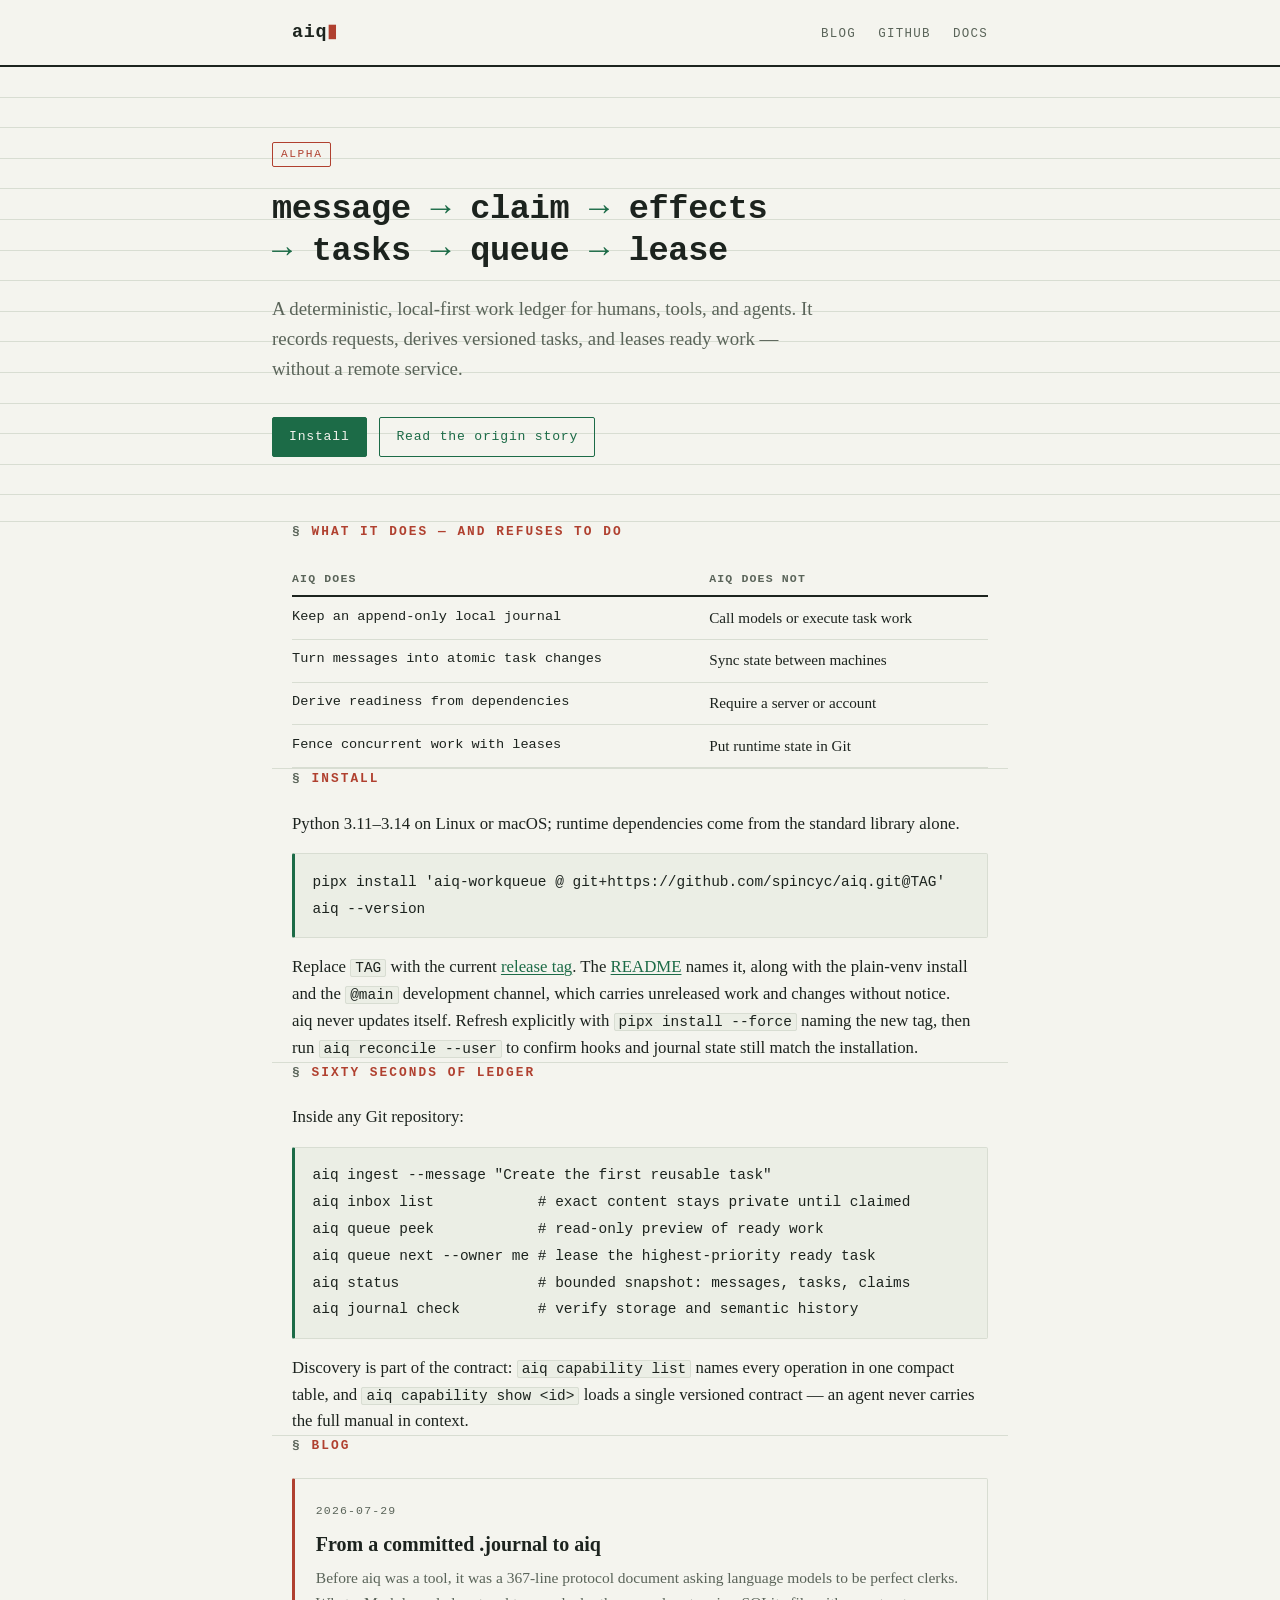
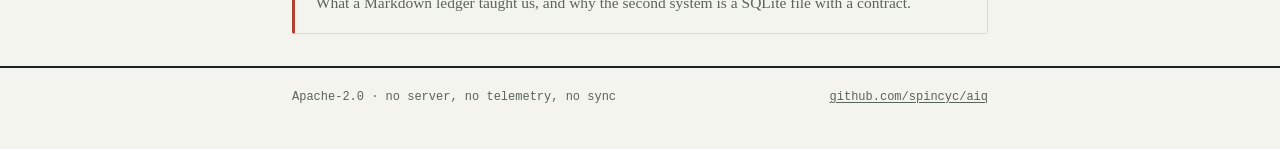
<file: site/index.html>
<!doctype html>
<html lang="en">
<head>
<meta charset="utf-8">
<meta name="viewport" content="width=device-width, initial-scale=1">
<title>aiq — a deterministic, local-first work ledger</title>
<meta name="description" content="aiq records requests, derives versioned tasks, and leases ready work — locally, deterministically, without a server.">
<link rel="stylesheet" href="assets/style.css">
<link rel="icon" href="data:image/svg+xml,<svg xmlns='http://www.w3.org/2000/svg' viewBox='0 0 16 16'><rect width='16' height='16' fill='%231c6b47'/><text x='8' y='12' font-family='monospace' font-size='10' fill='white' text-anchor='middle'>aq</text></svg>">
</head>
<body>

<header class="site">
  <div class="wrap">
    <a class="wordmark" href="./">aiq<span class="cursor">▮</span></a>
    <nav class="site">
      <a href="blog/">Blog</a>
      <a href="https://github.com/spincyc/aiq">GitHub</a>
      <a href="https://github.com/spincyc/aiq/tree/main/docs">Docs</a>
    </nav>
  </div>
</header>

<div class="ruled">
  <div class="wrap hero">
    <span class="alpha">Alpha</span>
    <h1>message <span class="op">→</span> claim <span class="op">→</span> effects <span class="op">→</span> tasks <span class="op">→</span> queue <span class="op">→</span> lease</h1>
    <p class="lede">A deterministic, local-first work ledger for humans, tools,
    and agents. It records requests, derives versioned tasks, and leases ready
    work — without a remote service.</p>
    <div class="cta">
      <a class="btn primary" href="#install">Install</a>
      <a class="btn ghost" href="blog/from-committed-journal-to-aiq.html">Read the origin story</a>
    </div>
  </div>
</div>

<main>
  <section class="wrap">
    <h2>What it does — and refuses to do</h2>
    <div class="tablewrap">
      <table>
        <tr><th>aiq does</th><th>aiq does not</th></tr>
        <tr><td>Keep an append-only local journal</td><td>Call models or execute task work</td></tr>
        <tr><td>Turn messages into atomic task changes</td><td>Sync state between machines</td></tr>
        <tr><td>Derive readiness from dependencies</td><td>Require a server or account</td></tr>
        <tr><td>Fence concurrent work with leases</td><td>Put runtime state in Git</td></tr>
      </table>
    </div>
  </section>

  <section class="wrap" id="install">
    <h2>Install</h2>
    <p>Python 3.11–3.14 on Linux or macOS; runtime dependencies come from the
    standard library alone.</p>
<pre><code>pipx install 'aiq-workqueue @ git+https://github.com/spincyc/aiq.git@TAG'
aiq --version</code></pre>
    <p>Replace <code>TAG</code> with the current
    <a href="https://github.com/spincyc/aiq/releases">release tag</a>. The
    <a href="https://github.com/spincyc/aiq#install">README</a> names it, along
    with the plain-venv install and the <code>@main</code> development channel,
    which carries unreleased work and changes without notice.</p>
    <p>aiq never updates itself. Refresh explicitly with
    <code>pipx install --force</code> naming the new tag, then run
    <code>aiq reconcile --user</code> to confirm hooks and journal state still
    match the installation.</p>
  </section>

  <section class="wrap">
    <h2>Sixty seconds of ledger</h2>
    <p>Inside any Git repository:</p>
<pre><code>aiq ingest --message "Create the first reusable task"
aiq inbox list            # exact content stays private until claimed
aiq queue peek            # read-only preview of ready work
aiq queue next --owner me # lease the highest-priority ready task
aiq status                # bounded snapshot: messages, tasks, claims
aiq journal check         # verify storage and semantic history</code></pre>
    <p>Discovery is part of the contract: <code>aiq capability list</code> names
    every operation in one compact table, and
    <code>aiq capability show &lt;id&gt;</code> loads a single versioned
    contract — an agent never carries the full manual in context.</p>
  </section>

  <section class="wrap">
    <h2>Blog</h2>
    <div class="post-card">
      <span class="date">2026-07-29</span>
      <h3><a href="blog/from-committed-journal-to-aiq.html">From a committed .journal to aiq</a></h3>
      <p>Before aiq was a tool, it was a 367-line protocol document asking
      language models to be perfect clerks. What a Markdown ledger taught us,
      and why the second system is a SQLite file with a contract.</p>
    </div>
  </section>
</main>

<footer class="site">
  <div class="wrap">
    <span>Apache-2.0 · no server, no telemetry, no sync</span>
    <a href="https://github.com/spincyc/aiq">github.com/spincyc/aiq</a>
  </div>
</footer>

</body>
</html>
</file>
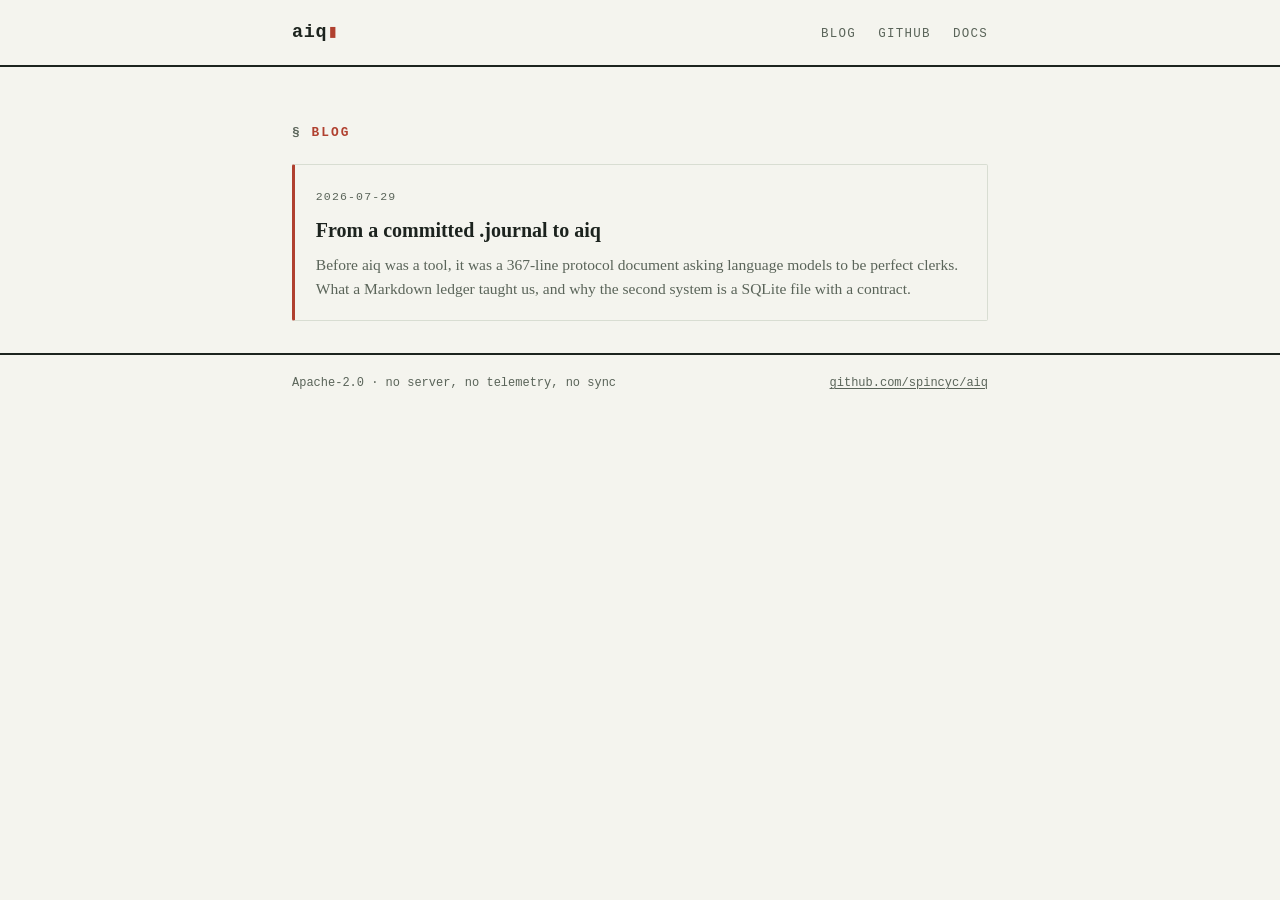
<file: site/blog/index.html>
<!doctype html>
<html lang="en">
<head>
<meta charset="utf-8">
<meta name="viewport" content="width=device-width, initial-scale=1">
<title>Blog — aiq</title>
<meta name="description" content="Notes from building a deterministic, local-first work ledger for agents.">
<link rel="stylesheet" href="../assets/style.css">
<link rel="icon" href="data:image/svg+xml,<svg xmlns='http://www.w3.org/2000/svg' viewBox='0 0 16 16'><rect width='16' height='16' fill='%231c6b47'/><text x='8' y='12' font-family='monospace' font-size='10' fill='white' text-anchor='middle'>aq</text></svg>">
</head>
<body>

<header class="site">
  <div class="wrap">
    <a class="wordmark" href="../">aiq<span class="cursor">▮</span></a>
    <nav class="site">
      <a href="./">Blog</a>
      <a href="https://github.com/spincyc/aiq">GitHub</a>
      <a href="https://github.com/spincyc/aiq/tree/main/docs">Docs</a>
    </nav>
  </div>
</header>

<main>
  <section class="wrap" style="padding-top: 3.5rem;">
    <h2>Blog</h2>
    <div class="post-card">
      <span class="date">2026-07-29</span>
      <h3><a href="from-committed-journal-to-aiq.html">From a committed .journal to aiq</a></h3>
      <p>Before aiq was a tool, it was a 367-line protocol document asking
      language models to be perfect clerks. What a Markdown ledger taught us,
      and why the second system is a SQLite file with a contract.</p>
    </div>
  </section>
</main>

<footer class="site">
  <div class="wrap">
    <span>Apache-2.0 · no server, no telemetry, no sync</span>
    <a href="https://github.com/spincyc/aiq">github.com/spincyc/aiq</a>
  </div>
</footer>

</body>
</html>
</file>
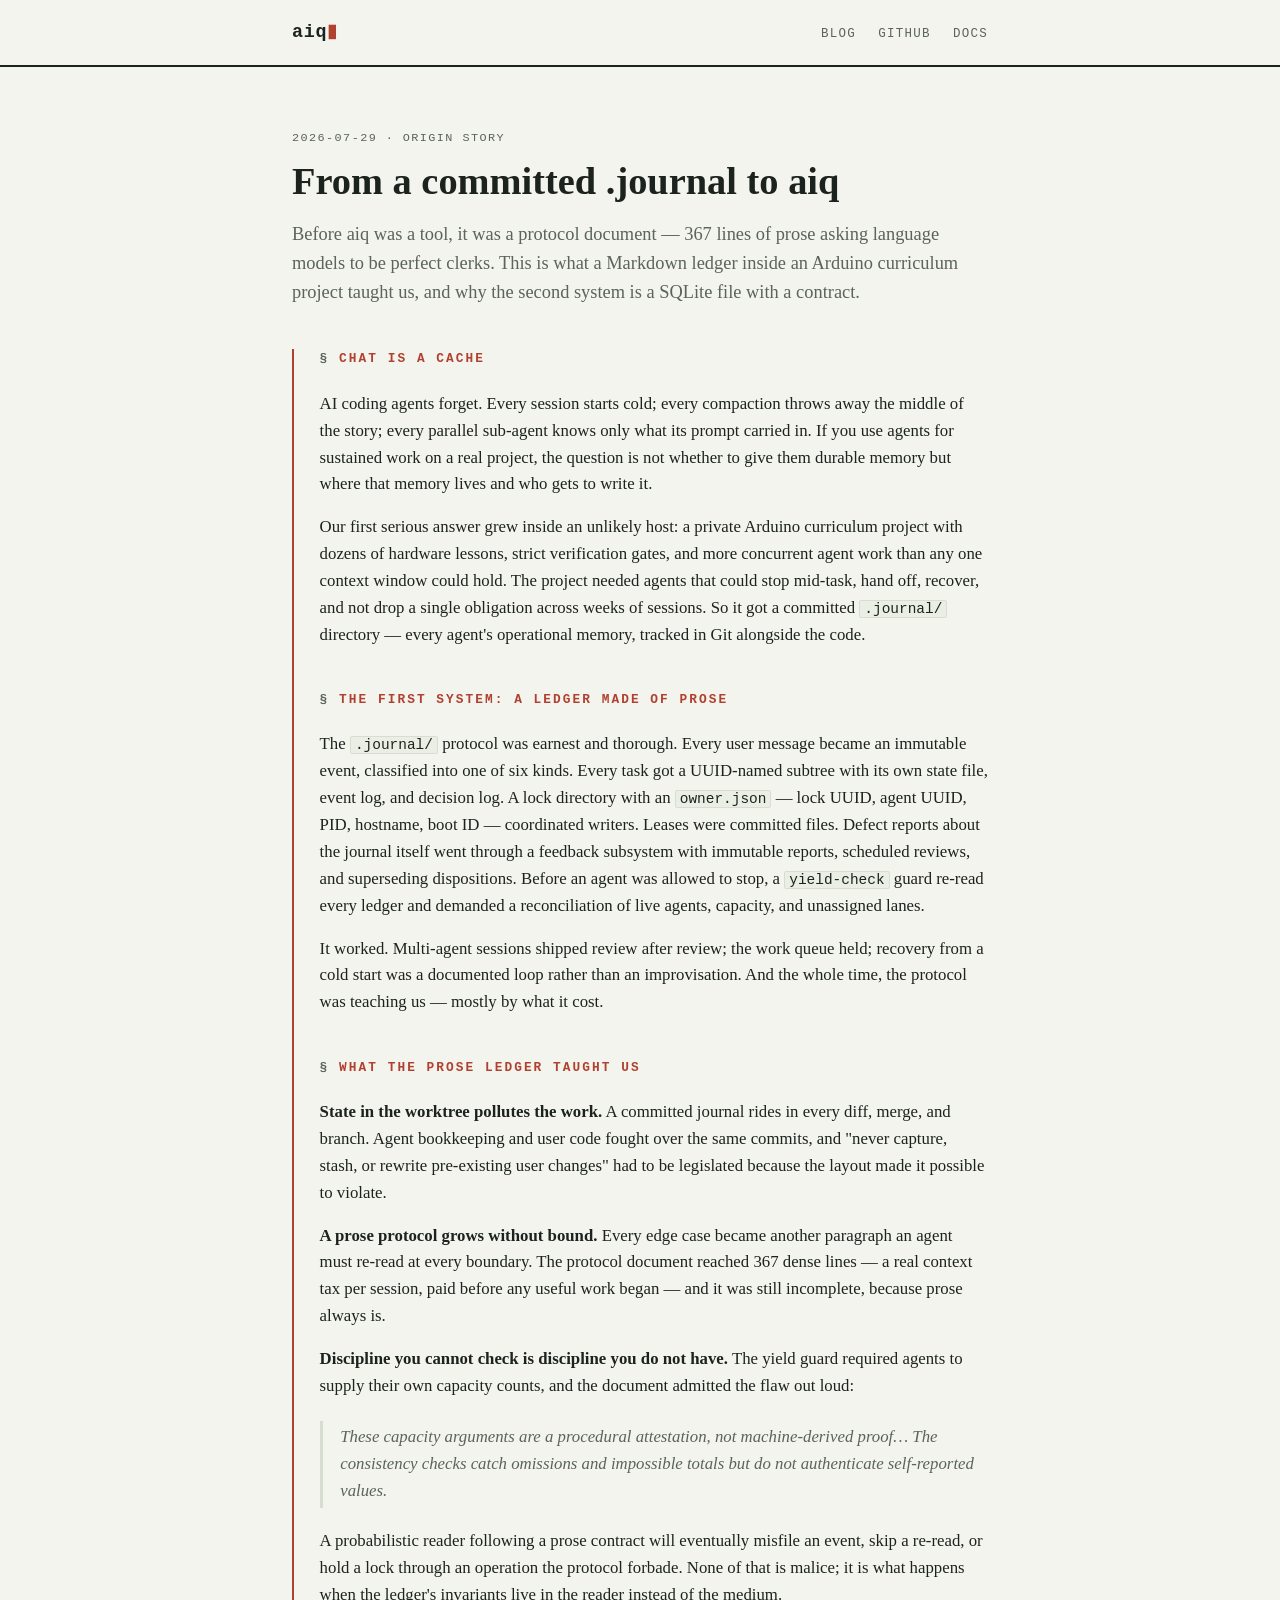
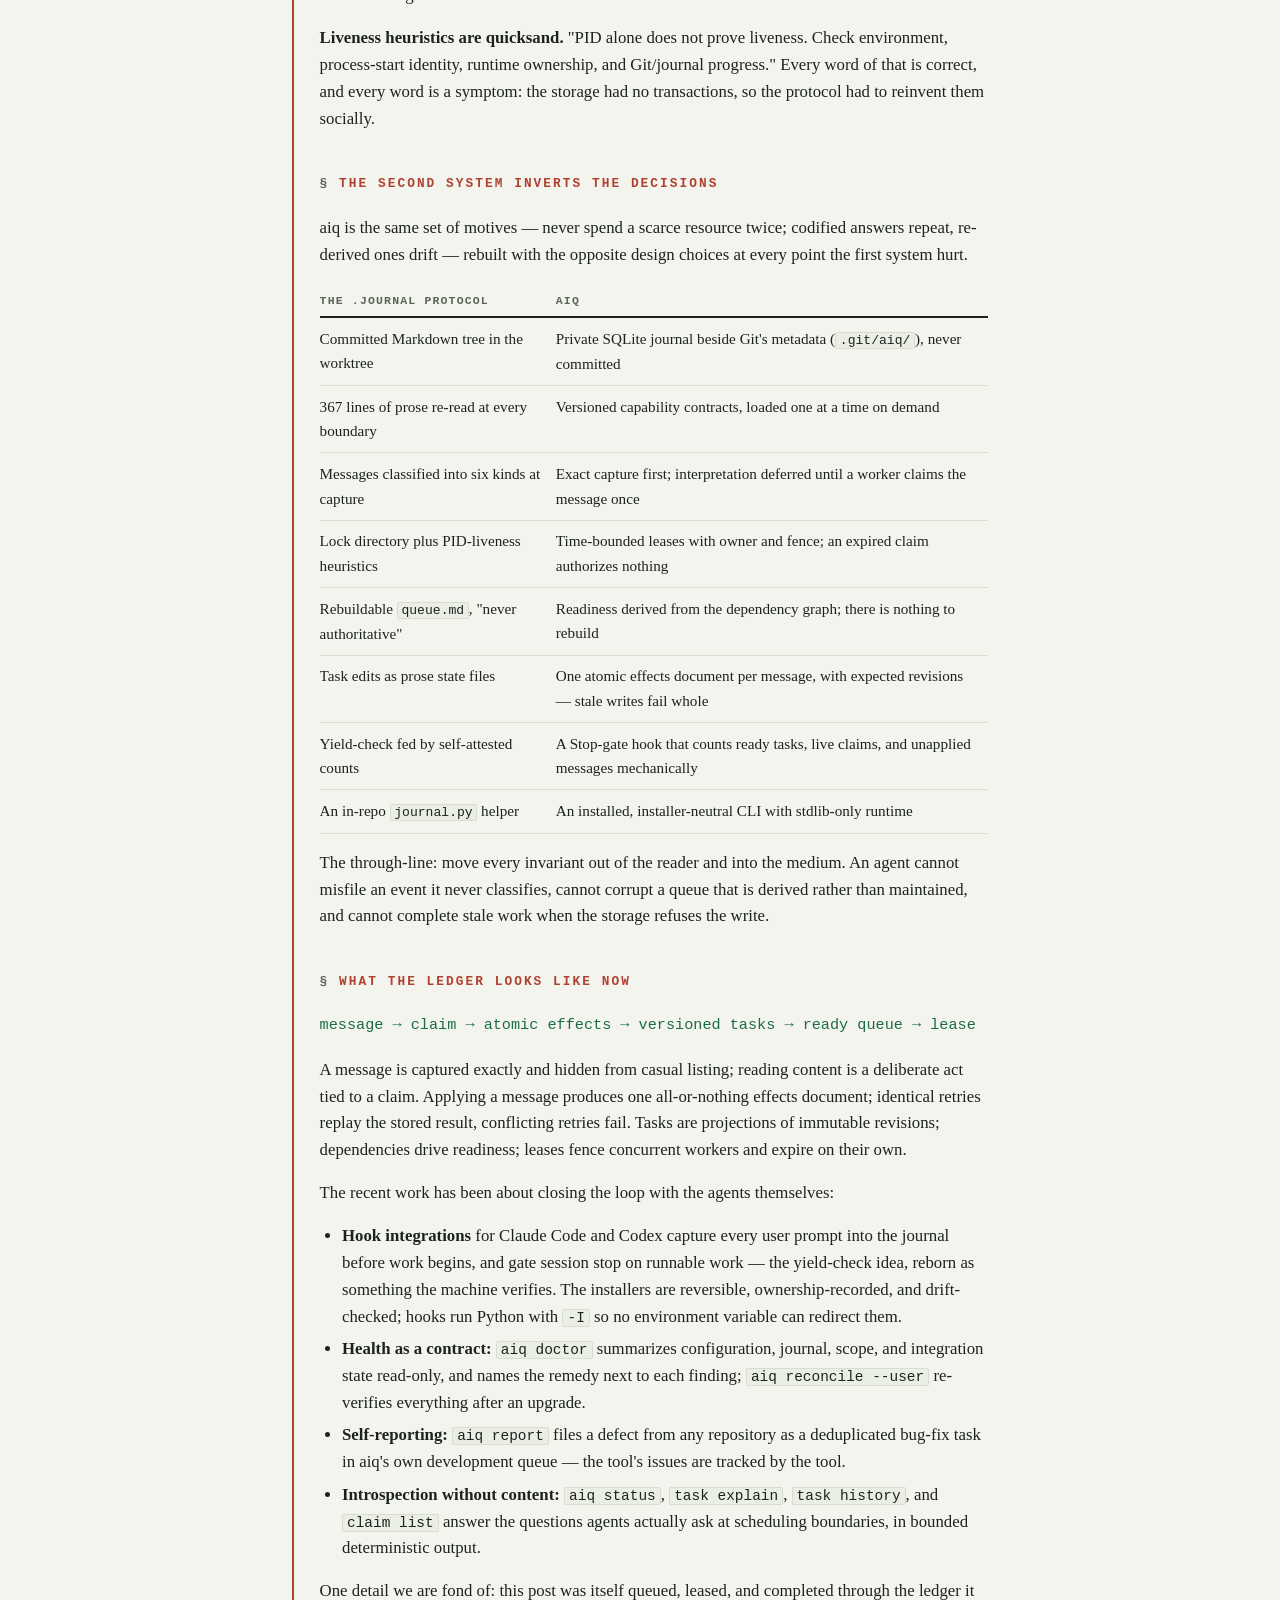
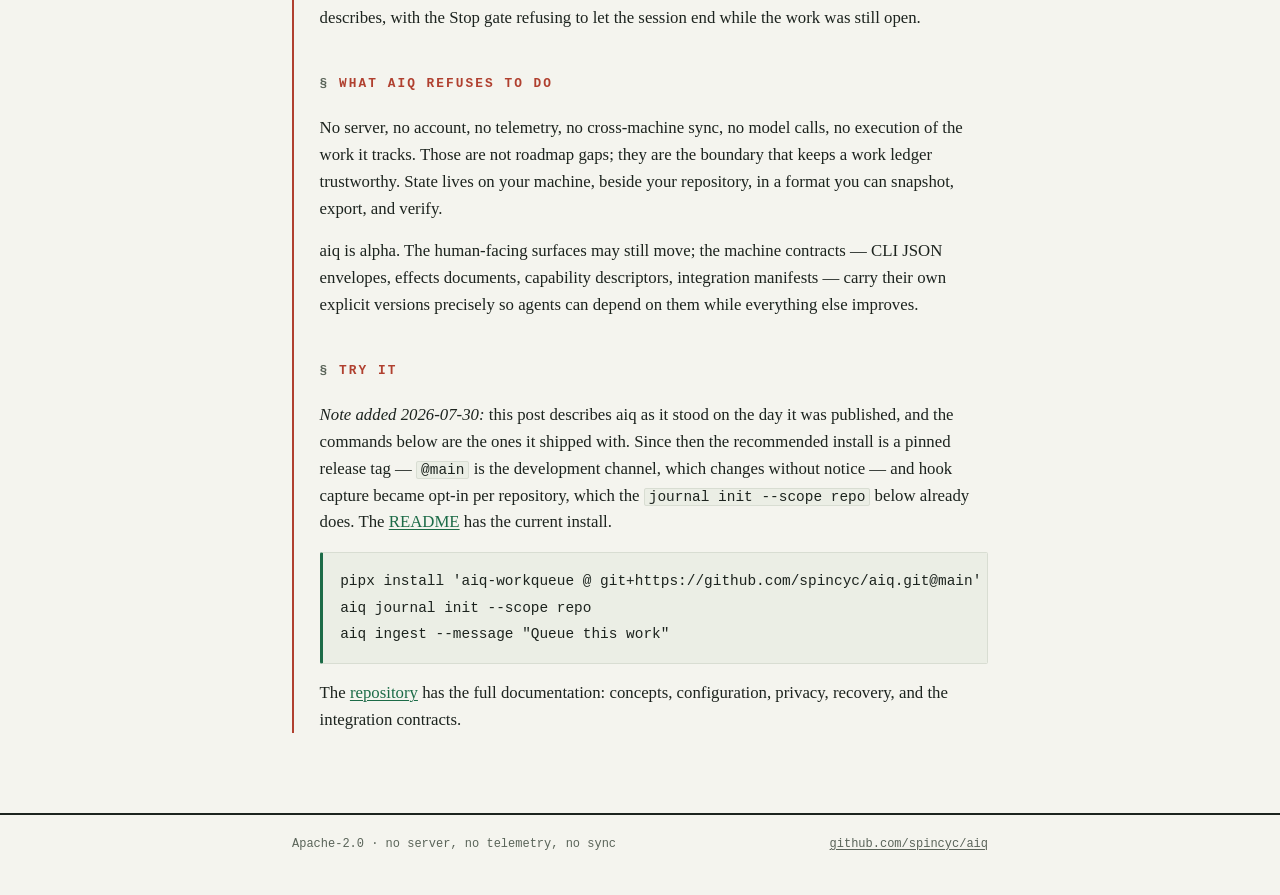
<file: site/blog/from-committed-journal-to-aiq.html>
<!doctype html>
<html lang="en">
<head>
<meta charset="utf-8">
<meta name="viewport" content="width=device-width, initial-scale=1">
<title>From a committed .journal to aiq</title>
<meta name="description" content="What a Markdown agent-ledger inside a curriculum project taught us, and why the second system is a SQLite file with a contract.">
<link rel="stylesheet" href="../assets/style.css">
<link rel="icon" href="data:image/svg+xml,<svg xmlns='http://www.w3.org/2000/svg' viewBox='0 0 16 16'><rect width='16' height='16' fill='%231c6b47'/><text x='8' y='12' font-family='monospace' font-size='10' fill='white' text-anchor='middle'>aq</text></svg>">
</head>
<body>

<header class="site">
  <div class="wrap">
    <a class="wordmark" href="../">aiq<span class="cursor">▮</span></a>
    <nav class="site">
      <a href="./">Blog</a>
      <a href="https://github.com/spincyc/aiq">GitHub</a>
      <a href="https://github.com/spincyc/aiq/tree/main/docs">Docs</a>
    </nav>
  </div>
</header>

<article class="post">
  <div class="wrap">
    <span class="date">2026-07-29 · origin story</span>
    <h1>From a committed .journal to aiq</h1>
    <p class="standfirst">Before aiq was a tool, it was a protocol document —
    367 lines of prose asking language models to be perfect clerks. This is
    what a Markdown ledger inside an Arduino curriculum project taught us, and
    why the second system is a SQLite file with a contract.</p>

    <div class="content">

    <h2>Chat is a cache</h2>
    <p>AI coding agents forget. Every session starts cold; every compaction
    throws away the middle of the story; every parallel sub-agent knows only
    what its prompt carried in. If you use agents for sustained work on a real
    project, the question is not whether to give them durable memory but where
    that memory lives and who gets to write it.</p>
    <p>Our first serious answer grew inside an unlikely host: a private
    Arduino curriculum project with dozens of hardware lessons, strict
    verification gates, and more concurrent agent work than any one context
    window could hold. The project needed agents that could stop mid-task,
    hand off, recover, and not drop a single obligation across weeks of
    sessions. So it got a committed <code>.journal/</code> directory — every
    agent's operational memory, tracked in Git alongside the code.</p>

    <h2>The first system: a ledger made of prose</h2>
    <p>The <code>.journal/</code> protocol was earnest and thorough. Every
    user message became an immutable event, classified into one of six kinds.
    Every task got a UUID-named subtree with its own state file, event log,
    and decision log. A lock directory with an <code>owner.json</code> —
    lock UUID, agent UUID, PID, hostname, boot ID — coordinated writers.
    Leases were committed files. Defect reports about the journal itself went
    through a feedback subsystem with immutable reports, scheduled reviews,
    and superseding dispositions. Before an agent was allowed to stop, a
    <code>yield-check</code> guard re-read every ledger and demanded a
    reconciliation of live agents, capacity, and unassigned lanes.</p>
    <p>It worked. Multi-agent sessions shipped review after review; the work
    queue held; recovery from a cold start was a documented loop rather than
    an improvisation. And the whole time, the protocol was teaching us —
    mostly by what it cost.</p>

    <h2>What the prose ledger taught us</h2>
    <p><strong>State in the worktree pollutes the work.</strong> A committed
    journal rides in every diff, merge, and branch. Agent bookkeeping and
    user code fought over the same commits, and "never capture, stash, or
    rewrite pre-existing user changes" had to be legislated because the
    layout made it possible to violate.</p>
    <p><strong>A prose protocol grows without bound.</strong> Every edge case
    became another paragraph an agent must re-read at every boundary. The
    protocol document reached 367 dense lines — a real context tax per
    session, paid before any useful work began — and it was still
    incomplete, because prose always is.</p>
    <p><strong>Discipline you cannot check is discipline you do not
    have.</strong> The yield guard required agents to supply their own
    capacity counts, and the document admitted the flaw out loud:</p>
    <blockquote>These capacity arguments are a procedural attestation, not
    machine-derived proof… The consistency checks catch omissions and
    impossible totals but do not authenticate self-reported values.</blockquote>
    <p>A probabilistic reader following a prose contract will eventually
    misfile an event, skip a re-read, or hold a lock through an operation the
    protocol forbade. None of that is malice; it is what happens when the
    ledger's invariants live in the reader instead of the medium.</p>
    <p><strong>Liveness heuristics are quicksand.</strong> "PID alone does
    not prove liveness. Check environment, process-start identity, runtime
    ownership, and Git/journal progress." Every word of that is correct, and
    every word is a symptom: the storage had no transactions, so the protocol
    had to reinvent them socially.</p>

    <h2>The second system inverts the decisions</h2>
    <p>aiq is the same set of motives — never spend a scarce resource twice;
    codified answers repeat, re-derived ones drift — rebuilt with the
    opposite design choices at every point the first system hurt.</p>
    <div class="tablewrap">
      <table class="compare">
        <tr><th>The .journal protocol</th><th>aiq</th></tr>
        <tr><td>Committed Markdown tree in the worktree</td>
            <td>Private SQLite journal beside Git's metadata (<code>.git/aiq/</code>), never committed</td></tr>
        <tr><td>367 lines of prose re-read at every boundary</td>
            <td>Versioned capability contracts, loaded one at a time on demand</td></tr>
        <tr><td>Messages classified into six kinds at capture</td>
            <td>Exact capture first; interpretation deferred until a worker claims the message once</td></tr>
        <tr><td>Lock directory plus PID-liveness heuristics</td>
            <td>Time-bounded leases with owner and fence; an expired claim authorizes nothing</td></tr>
        <tr><td>Rebuildable <code>queue.md</code>, "never authoritative"</td>
            <td>Readiness derived from the dependency graph; there is nothing to rebuild</td></tr>
        <tr><td>Task edits as prose state files</td>
            <td>One atomic effects document per message, with expected revisions — stale writes fail whole</td></tr>
        <tr><td>Yield-check fed by self-attested counts</td>
            <td>A Stop-gate hook that counts ready tasks, live claims, and unapplied messages mechanically</td></tr>
        <tr><td>An in-repo <code>journal.py</code> helper</td>
            <td>An installed, installer-neutral CLI with stdlib-only runtime</td></tr>
      </table>
    </div>
    <p>The through-line: move every invariant out of the reader and into the
    medium. An agent cannot misfile an event it never classifies, cannot
    corrupt a queue that is derived rather than maintained, and cannot
    complete stale work when the storage refuses the write.</p>

    <h2>What the ledger looks like now</h2>
    <p class="pipeline">message → claim → atomic effects → versioned tasks → ready queue → lease</p>
    <p>A message is captured exactly and hidden from casual listing; reading
    content is a deliberate act tied to a claim. Applying a message produces
    one all-or-nothing effects document; identical retries replay the stored
    result, conflicting retries fail. Tasks are projections of immutable
    revisions; dependencies drive readiness; leases fence concurrent workers
    and expire on their own.</p>
    <p>The recent work has been about closing the loop with the agents
    themselves:</p>
    <ul>
      <li><strong>Hook integrations</strong> for Claude Code and Codex
      capture every user prompt into the journal before work begins, and gate
      session stop on runnable work — the yield-check idea, reborn as
      something the machine verifies. The installers are reversible,
      ownership-recorded, and drift-checked; hooks run Python with
      <code>-I</code> so no environment variable can redirect them.</li>
      <li><strong>Health as a contract:</strong> <code>aiq doctor</code>
      summarizes configuration, journal, scope, and integration state
      read-only, and names the remedy next to each finding;
      <code>aiq reconcile --user</code> re-verifies everything after an
      upgrade.</li>
      <li><strong>Self-reporting:</strong> <code>aiq report</code> files a
      defect from any repository as a deduplicated bug-fix task in aiq's own
      development queue — the tool's issues are tracked by the tool.</li>
      <li><strong>Introspection without content:</strong>
      <code>aiq status</code>, <code>task explain</code>,
      <code>task history</code>, and <code>claim list</code> answer the
      questions agents actually ask at scheduling boundaries, in bounded
      deterministic output.</li>
    </ul>
    <p>One detail we are fond of: this post was itself queued, leased, and
    completed through the ledger it describes, with the Stop gate refusing to
    let the session end while the work was still open.</p>

    <h2>What aiq refuses to do</h2>
    <p>No server, no account, no telemetry, no cross-machine sync, no model
    calls, no execution of the work it tracks. Those are not roadmap gaps;
    they are the boundary that keeps a work ledger trustworthy. State lives
    on your machine, beside your repository, in a format you can snapshot,
    export, and verify.</p>
    <p>aiq is alpha. The human-facing surfaces may still move; the machine
    contracts — CLI JSON envelopes, effects documents, capability
    descriptors, integration manifests — carry their own explicit versions
    precisely so agents can depend on them while everything else improves.</p>

    <h2>Try it</h2>
    <p><em>Note added 2026-07-30:</em> this post describes aiq as it stood on
    the day it was published, and the commands below are the ones it shipped
    with. Since then the recommended install is a pinned release tag —
    <code>@main</code> is the development channel, which changes without
    notice — and hook capture became opt-in per repository, which the
    <code>journal init --scope repo</code> below already does. The
    <a href="https://github.com/spincyc/aiq#install">README</a> has the
    current install.</p>
<pre><code>pipx install 'aiq-workqueue @ git+https://github.com/spincyc/aiq.git@main'
aiq journal init --scope repo
aiq ingest --message "Queue this work"</code></pre>
    <p>The <a href="https://github.com/spincyc/aiq">repository</a> has the
    full documentation: concepts, configuration, privacy, recovery, and the
    integration contracts.</p>

    </div>
  </div>
</article>

<footer class="site">
  <div class="wrap">
    <span>Apache-2.0 · no server, no telemetry, no sync</span>
    <a href="https://github.com/spincyc/aiq">github.com/spincyc/aiq</a>
  </div>
</footer>

</body>
</html>
</file>
<file: site/assets/style.css>
/* aiq site — ledger-inspired: ruled paper, red margin rule, mono headings. */

:root {
  --paper: #f4f4ee;
  --ink: #1c231e;
  --ink-soft: #5a6459;
  --rule: #d8ddd2;
  --rule-strong: #1c231e;
  --accent: #1c6b47;
  --accent-ink: #f4f4ee;
  --margin-red: #b0402f;
  --code-bg: #ebeee5;
  --mono: ui-monospace, "SF Mono", Menlo, Consolas, "Liberation Mono", monospace;
  --serif: "Iowan Old Style", "Palatino Linotype", Palatino, Georgia, serif;
}
@media (prefers-color-scheme: dark) {
  :root {
    --paper: #131714;
    --ink: #d9e0d7;
    --ink-soft: #939c90;
    --rule: #2b332c;
    --rule-strong: #d9e0d7;
    --accent: #58b586;
    --accent-ink: #10140f;
    --margin-red: #d0705a;
    --code-bg: #1b211c;
  }
}

* { margin: 0; padding: 0; box-sizing: border-box; }
html { background: var(--paper); }
body {
  font-family: var(--serif);
  color: var(--ink);
  line-height: 1.6;
  font-size: 1.05rem;
}

a { color: var(--accent); text-decoration-thickness: 1px; text-underline-offset: 2px; }
a:hover { color: var(--margin-red); }
:focus-visible { outline: 2px solid var(--accent); outline-offset: 2px; }

.wrap { max-width: 46rem; margin: 0 auto; padding: 0 1.25rem; }

/* Header */
header.site {
  border-bottom: 2px solid var(--rule-strong);
}
header.site .wrap {
  display: flex; align-items: baseline; justify-content: space-between;
  gap: 1rem; padding-top: 1.1rem; padding-bottom: 1.1rem; flex-wrap: wrap;
}
.wordmark {
  font-family: var(--mono); font-weight: 700; font-size: 1.15rem;
  color: var(--ink); text-decoration: none; letter-spacing: .04em;
}
.wordmark .cursor { color: var(--margin-red); }
nav.site { display: flex; gap: 1.4rem; }
nav.site a {
  font-family: var(--mono); font-size: .78rem; letter-spacing: .1em;
  text-transform: uppercase; text-decoration: none; color: var(--ink-soft);
}
nav.site a:hover { color: var(--margin-red); }

/* Ruled-paper band */
.ruled {
  background-image: repeating-linear-gradient(
    to bottom, transparent, transparent 1.85rem, var(--rule) 1.85rem,
    var(--rule) calc(1.85rem + 1px));
  border-bottom: 1px solid var(--rule);
}

/* Hero */
.hero { padding: 4.5rem 0 4rem; }
.hero .alpha {
  font-family: var(--mono); font-size: .7rem; letter-spacing: .14em;
  text-transform: uppercase; color: var(--margin-red);
  border: 1px solid var(--margin-red); border-radius: 2px;
  padding: .15rem .5rem; display: inline-block; margin-bottom: 1.4rem;
}
.hero h1 {
  font-family: var(--mono); font-weight: 700; line-height: 1.25;
  font-size: clamp(1.35rem, 4.2vw, 2.1rem); letter-spacing: -.01em;
  text-wrap: balance;
}
.hero h1 .op { color: var(--accent); }
.hero p.lede {
  margin-top: 1.3rem; font-size: 1.18rem; max-width: 34rem;
  color: var(--ink-soft);
}
.hero .cta { margin-top: 2rem; display: flex; gap: .8rem; flex-wrap: wrap; }
.btn {
  font-family: var(--mono); font-size: .82rem; letter-spacing: .06em;
  text-decoration: none; padding: .55rem 1rem; border-radius: 2px;
  border: 1.5px solid var(--accent);
}
.btn.primary { background: var(--accent); color: var(--accent-ink); }
.btn.primary:hover { background: var(--margin-red); border-color: var(--margin-red); color: var(--paper); }
.btn.ghost { color: var(--accent); }
.btn.ghost:hover { color: var(--margin-red); border-color: var(--margin-red); }

/* Sections */
section { padding: 3rem 0; border-bottom: 1px solid var(--rule); }
section:last-of-type { border-bottom: none; }
h2 {
  font-family: var(--mono); font-size: .8rem; letter-spacing: .16em;
  text-transform: uppercase; color: var(--margin-red); margin-bottom: 1.3rem;
}
h2::before { content: "§ "; color: var(--ink-soft); }

/* Tables */
.tablewrap { overflow-x: auto; }
table { border-collapse: collapse; width: 100%; font-size: .95rem; }
th {
  font-family: var(--mono); font-size: .72rem; letter-spacing: .1em;
  text-transform: uppercase; text-align: left; color: var(--ink-soft);
  border-bottom: 2px solid var(--rule-strong); padding: .4rem .8rem .4rem 0;
  font-weight: 600;
}
td { border-bottom: 1px solid var(--rule); padding: .55rem .8rem .55rem 0; vertical-align: top; }
td:first-child { font-family: var(--mono); font-size: .85rem; white-space: nowrap; }
table.compare td:first-child { white-space: normal; font-family: var(--serif); font-size: .95rem; }

/* Code */
pre {
  background: var(--code-bg); border: 1px solid var(--rule);
  border-left: 3px solid var(--accent); border-radius: 2px;
  padding: .9rem 1.1rem; overflow-x: auto; margin: 1rem 0;
}
code { font-family: var(--mono); font-size: .86em; }
p code, li code, td code {
  background: var(--code-bg); border: 1px solid var(--rule);
  border-radius: 2px; padding: 0 .28em; overflow-wrap: anywhere;
}
pre code { background: none; border: none; padding: 0; }

/* Blog cards + article */
.post-card {
  border: 1px solid var(--rule); border-left: 3px solid var(--margin-red);
  border-radius: 2px; padding: 1.1rem 1.3rem; margin-top: .5rem;
}
.post-card .date {
  font-family: var(--mono); font-size: .72rem; letter-spacing: .1em;
  color: var(--ink-soft);
}
.post-card h3 { font-family: var(--serif); font-size: 1.25rem; margin: .3rem 0 .4rem; }
.post-card h3 a { color: var(--ink); text-decoration: none; }
.post-card h3 a:hover { color: var(--margin-red); }
.post-card p { color: var(--ink-soft); font-size: .97rem; }

article.post { padding: 3.5rem 0 2rem; }
article.post .content {
  border-left: 2px solid var(--margin-red); padding-left: 1.6rem;
}
@media (max-width: 40rem) { article.post .content { border-left: none; padding-left: 0; } }
article.post .date {
  font-family: var(--mono); font-size: .74rem; letter-spacing: .12em;
  text-transform: uppercase; color: var(--ink-soft);
}
article.post h1 {
  font-family: var(--serif); font-weight: 600; line-height: 1.2;
  font-size: clamp(1.7rem, 4.5vw, 2.4rem); margin: .5rem 0 .6rem;
  text-wrap: balance;
}
article.post p.standfirst { color: var(--ink-soft); font-size: 1.15rem; margin-bottom: 2rem; }
article.post h2 { margin-top: 2.6rem; }
article.post p { margin: 1rem 0; }
article.post ul, article.post ol { margin: 1rem 0 1rem 1.4rem; }
article.post li { margin: .35rem 0; }
article.post blockquote {
  border-left: 3px solid var(--rule); padding: .2rem 0 .2rem 1.1rem;
  margin: 1.3rem 0; color: var(--ink-soft); font-style: italic;
}
article.post blockquote code { font-style: normal; }
article.post .pipeline {
  font-family: var(--mono); font-size: .95rem; color: var(--accent);
  margin: 1.2rem 0; overflow-x: auto; white-space: nowrap;
}

/* Footer */
footer.site { border-top: 2px solid var(--rule-strong); margin-top: 2rem; }
footer.site .wrap {
  padding-top: 1.2rem; padding-bottom: 2.5rem;
  display: flex; justify-content: space-between; gap: 1rem; flex-wrap: wrap;
  font-family: var(--mono); font-size: .75rem; color: var(--ink-soft);
}
footer.site a { color: var(--ink-soft); }
</file>
